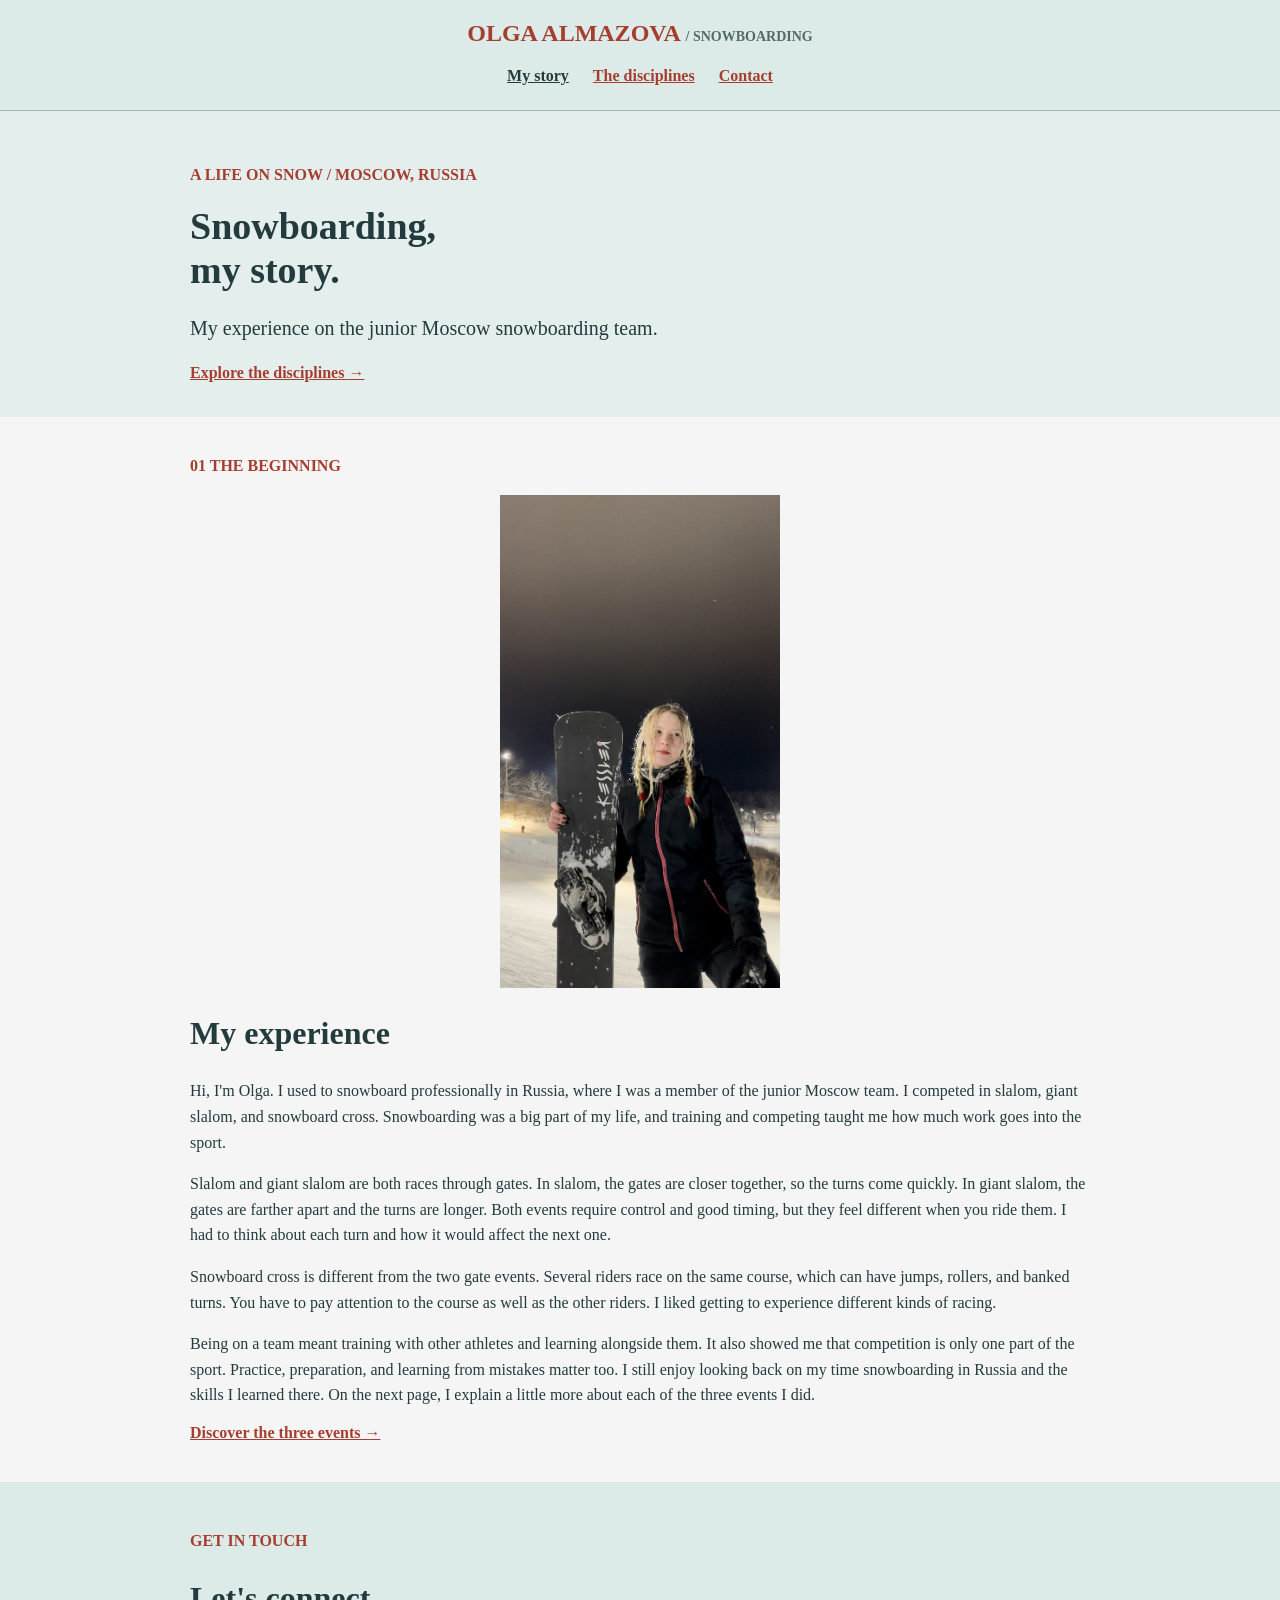
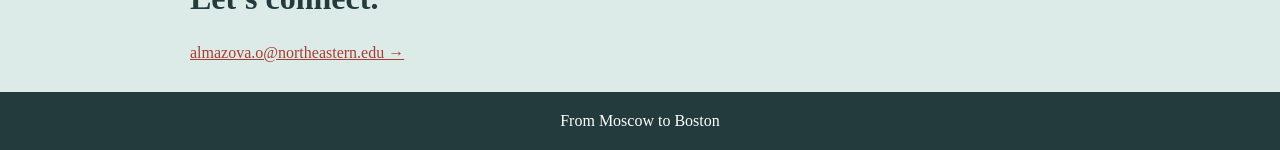
<file: index.html>
<!doctype html>
<html lang="en">
<head>
    <meta charset="utf-8">
    <meta name="viewport" content="width=device-width, initial-scale=1">
    <title>Olga Almazova | Snowboarding</title>
    <link rel="stylesheet" href="styles.css">
</head>
<body>
    <header class="site-header">
        <a class="brand" href="index.html">OLGA ALMAZOVA <span> / SNOWBOARDING</span></a>
        <nav aria-label="Main navigation">
            <a class="current" href="index.html" aria-current="page">My story</a>
            <a href="disciplines.html">The disciplines</a>
            <a href="#contact">Contact</a>
        </nav>
    </header>

    <main>
        <section class="hero">
            <div class="hero-content">
                <p class="eyebrow">A LIFE ON SNOW / MOSCOW, RUSSIA</p>
                <h1>Snowboarding,<br>my story.</h1>
                <p class="hero-intro">My experience on the junior Moscow snowboarding team.</p>
                <a class="hero-link" href="disciplines.html">Explore the disciplines <span aria-hidden="true">&rarr;</span></a>
            </div>
        </section>

        <section class="story content-width">
            <div class="section-label">
                <span>01</span> THE BEGINNING
                <img class="personal-photo" src="olga-snowboarding.jpg" alt="Olga holding her snowboard on a snowy slope">
            </div>
            <div class="story-copy">
                <h2>My experience</h2>
                <p>Hi, I'm Olga. I used to snowboard professionally in Russia, where I was a member of the junior Moscow team. I competed in slalom, giant slalom, and snowboard cross. Snowboarding was a big part of my life, and training and competing taught me how much work goes into the sport.</p>
                <p>Slalom and giant slalom are both races through gates. In slalom, the gates are closer together, so the turns come quickly. In giant slalom, the gates are farther apart and the turns are longer. Both events require control and good timing, but they feel different when you ride them. I had to think about each turn and how it would affect the next one.</p>
                <p>Snowboard cross is different from the two gate events. Several riders race on the same course, which can have jumps, rollers, and banked turns. You have to pay attention to the course as well as the other riders. I liked getting to experience different kinds of racing.</p>
                <p>Being on a team meant training with other athletes and learning alongside them. It also showed me that competition is only one part of the sport. Practice, preparation, and learning from mistakes matter too. I still enjoy looking back on my time snowboarding in Russia and the skills I learned there. On the next page, I explain a little more about each of the three events I did.</p>
                <a class="text-link" href="disciplines.html">Discover the three events &rarr;</a>
            </div>
        </section>
        <section class="contact-band" id="contact">
            <div class="content-width contact-inner">
                <div><p class="eyebrow">GET IN TOUCH</p><h2>Let's connect.</h2></div>
                <a href="mailto:almazova.o@northeastern.edu">almazova.o@northeastern.edu &rarr;</a>
            </div>
        </section>
    </main>
    <footer>From Moscow to Boston</footer>
</body>
</html>
</file>
<file: styles.css>
body {
    margin: 0;
    padding: 0;
    background-color: whitesmoke;
    color: #233b3d;
    font-family: Georgia, serif;
}

a { color: #a63e30; }
a:hover { color: #176f73; }

.site-header {
    background-color: #dcebe8;
    border-bottom: 1px solid #9db8b2;
    padding: 20px;
    text-align: center;
}

.brand { font-size: 24px; font-weight: bold; text-decoration: none; }
.brand span { font-size: 14px; color: #526b69; }
nav { margin-top: 15px; }
nav a { display: inline-block; margin: 5px 10px; font-weight: bold; }
nav a.current { color: #233b3d; }

.hero, .page-heading {
    background-color: #e4efed;
    padding: 35px 5%;
}

.hero-content, .content-width {
    width: 90%;
    max-width: 900px;
    margin: 0 auto;
}

.eyebrow, .section-label, .discipline-number {
    color: #a63e30;
    font-weight: bold;
}

h1 { font-size: 38px; margin: 15px 0; }
h2 { font-size: 32px; }
h3 { font-size: 25px; }
p { line-height: 1.6; }
.hero-intro { font-size: 20px; }
.hero-link, .text-link { font-weight: bold; }

.story, .disciplines { padding: 40px 0; }
.section-label { margin-bottom: 25px; }
.personal-photo, .race-photo img {
    display: block;
    width: 90%;
    max-width: 280px;
    height: auto;
    margin: 20px auto;
}

.race-photo { margin: 0; padding: 20px; text-align: center; }
.race-photo figcaption { color: #526b69; }
.discipline { padding: 20px 0; border-bottom: 1px solid #9db8b2; }
.discipline-number span { color: #526b69; }

.contact-band, .chart-section {
    background-color: #dcebe8;
    padding: 30px 0;
}

.legend { padding-left: 25px; }
.legend li { margin: 10px 0; }
.swatch { display: inline-block; width: 12px; height: 12px; margin-right: 8px; }
.gate { background-color: #cf4937; }
.cross { background-color: #177c83; }
#chart { width: 90%; max-width: 420px; margin: 20px auto; }
#chart svg { width: 100%; height: auto; }
.chart-center-number { font-size: 42px; fill: #233b3d; }
.chart-center-label { font-size: 11px; fill: #233b3d; }

footer { background-color: #233b3d; color: white; padding: 20px; text-align: center; }
footer a { color: white; margin-left: 15px; }
</file>
